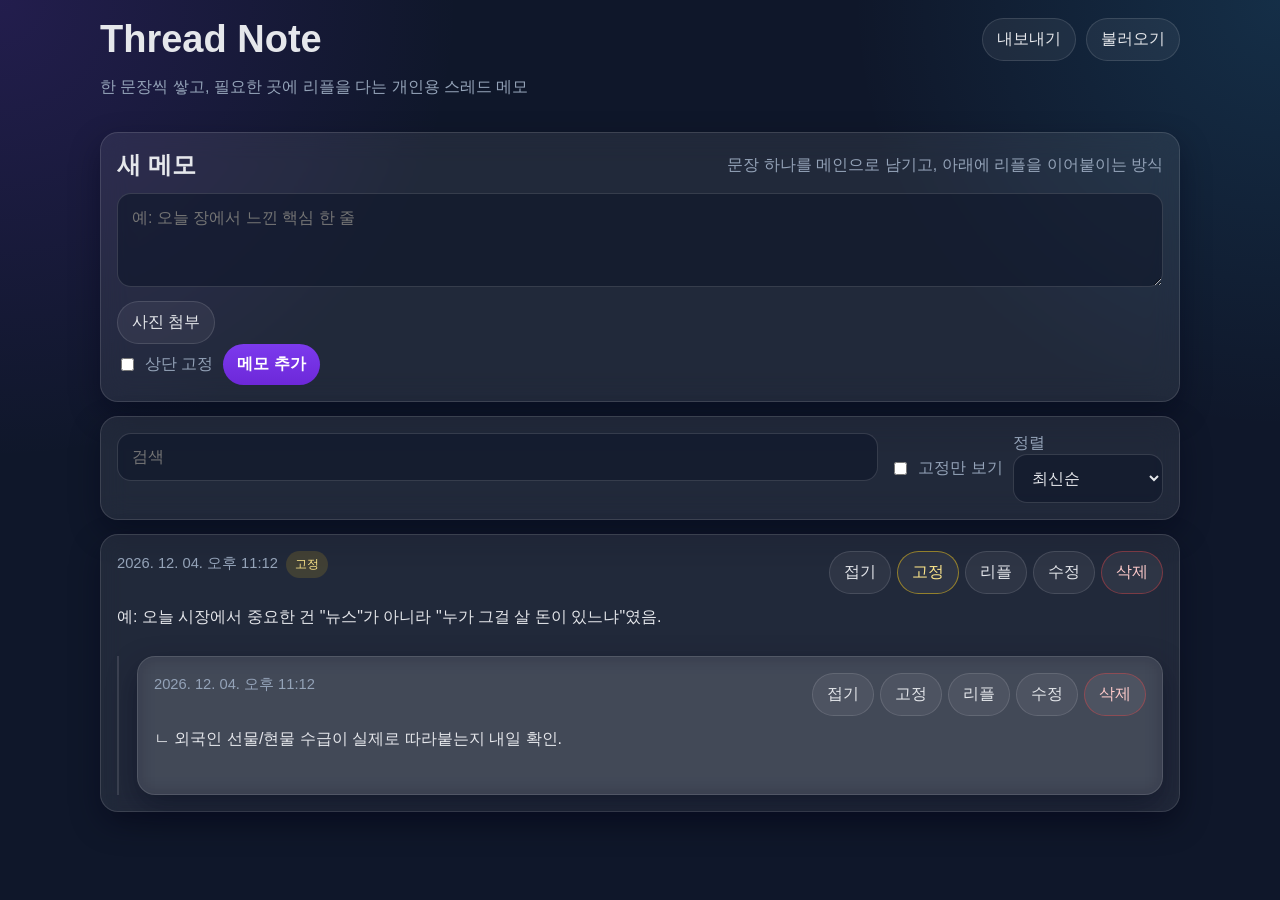
<file: index.html>
<!DOCTYPE html>
<html lang="ko">
<head>
  <meta charset="UTF-8" />
  <meta name="viewport" content="width=device-width, initial-scale=1.0, viewport-fit=cover" />
  <meta name="theme-color" content="#111827" />
  <title>Thread Note</title>
  <link rel="manifest" href="manifest.json" />
  <link rel="stylesheet" href="styles.css" />
</head>
<body>
  <div class="app-shell">
    <header class="topbar">
      <div>
        <h1>Thread Note</h1>
        <p class="subtitle">한 문장씩 쌓고, 필요한 곳에 리플을 다는 개인용 스레드 메모</p>
      </div>
      <div class="topbar-actions">
        <button id="exportBtn" class="ghost-btn">내보내기</button>
        <label class="ghost-btn file-label" for="importInput">불러오기</label>
        <input id="importInput" type="file" accept="application/json" hidden />
      </div>
    </header>

    <section class="panel composer-panel">
      <div class="panel-title-row">
        <h2>새 메모</h2>
        <span class="hint">문장 하나를 메인으로 남기고, 아래에 리플을 이어붙이는 방식</span>
      </div>
      <textarea id="rootText" placeholder="예: 오늘 장에서 느낀 핵심 한 줄"></textarea>
      <div class="composer-footer">
        <label class="attach-btn" for="rootImageInput">사진 첨부</label>
        <input id="rootImageInput" type="file" accept="image/*" multiple hidden />
        <div id="rootImagePreview" class="image-preview-row"></div>
      </div>
      <div class="composer-actions">
        <label class="toggle-row">
          <input id="pinRoot" type="checkbox" />
          <span>상단 고정</span>
        </label>
        <button id="addRootBtn" class="primary-btn">메모 추가</button>
      </div>
    </section>

    <section class="panel controls-panel">
      <div class="search-wrap">
        <input id="searchInput" type="search" placeholder="검색" />
      </div>
      <div class="filters">
        <label class="toggle-row">
          <input id="pinnedOnly" type="checkbox" />
          <span>고정만 보기</span>
        </label>
        <label>
          <span class="filter-label">정렬</span>
          <select id="sortSelect">
            <option value="newest">최신순</option>
            <option value="oldest">오래된순</option>
          </select>
        </label>
      </div>
    </section>

    <main>
      <section id="emptyState" class="panel empty-state hidden">
        <h3>아직 메모가 없어요</h3>
        <p>윗칸에 한 문장을 적고 메모를 만들면, 그 아래에 리플을 계속 달 수 있어요.</p>
      </section>
      <section id="threads" class="thread-list"></section>
    </main>
  </div>

  <template id="noteTemplate">
    <article class="note-card">
      <div class="note-header">
        <div class="note-meta"></div>
        <div class="note-actions">
          <button class="icon-btn collapse-btn" title="접기/펼치기">접기</button>
          <button class="icon-btn pin-btn" title="고정">고정</button>
          <button class="icon-btn reply-btn" title="리플 달기">리플</button>
          <button class="icon-btn edit-btn" title="수정">수정</button>
          <button class="icon-btn delete-btn danger" title="삭제">삭제</button>
        </div>
      </div>
      <div class="note-text"></div>
      <div class="note-images"></div>
      <div class="inline-editor hidden">
        <textarea class="edit-textarea"></textarea>
        <div class="inline-editor-actions">
          <button class="ghost-btn cancel-edit-btn">취소</button>
          <button class="primary-btn save-edit-btn">저장</button>
        </div>
      </div>
      <div class="reply-composer hidden">
        <textarea class="reply-textarea" placeholder="리플을 적어주세요"></textarea>
        <div class="composer-footer">
          <label class="attach-btn reply-image-label">사진 첨부</label>
          <input class="reply-image-input" type="file" accept="image/*" multiple hidden />
          <div class="image-preview-row reply-image-preview"></div>
        </div>
        <div class="inline-editor-actions">
          <button class="ghost-btn cancel-reply-btn">취소</button>
          <button class="primary-btn submit-reply-btn">등록</button>
        </div>
      </div>
      <div class="children"></div>
    </article>
  </template>

  <script src="script.js" type="module"></script>
</body>
</html>
</file>
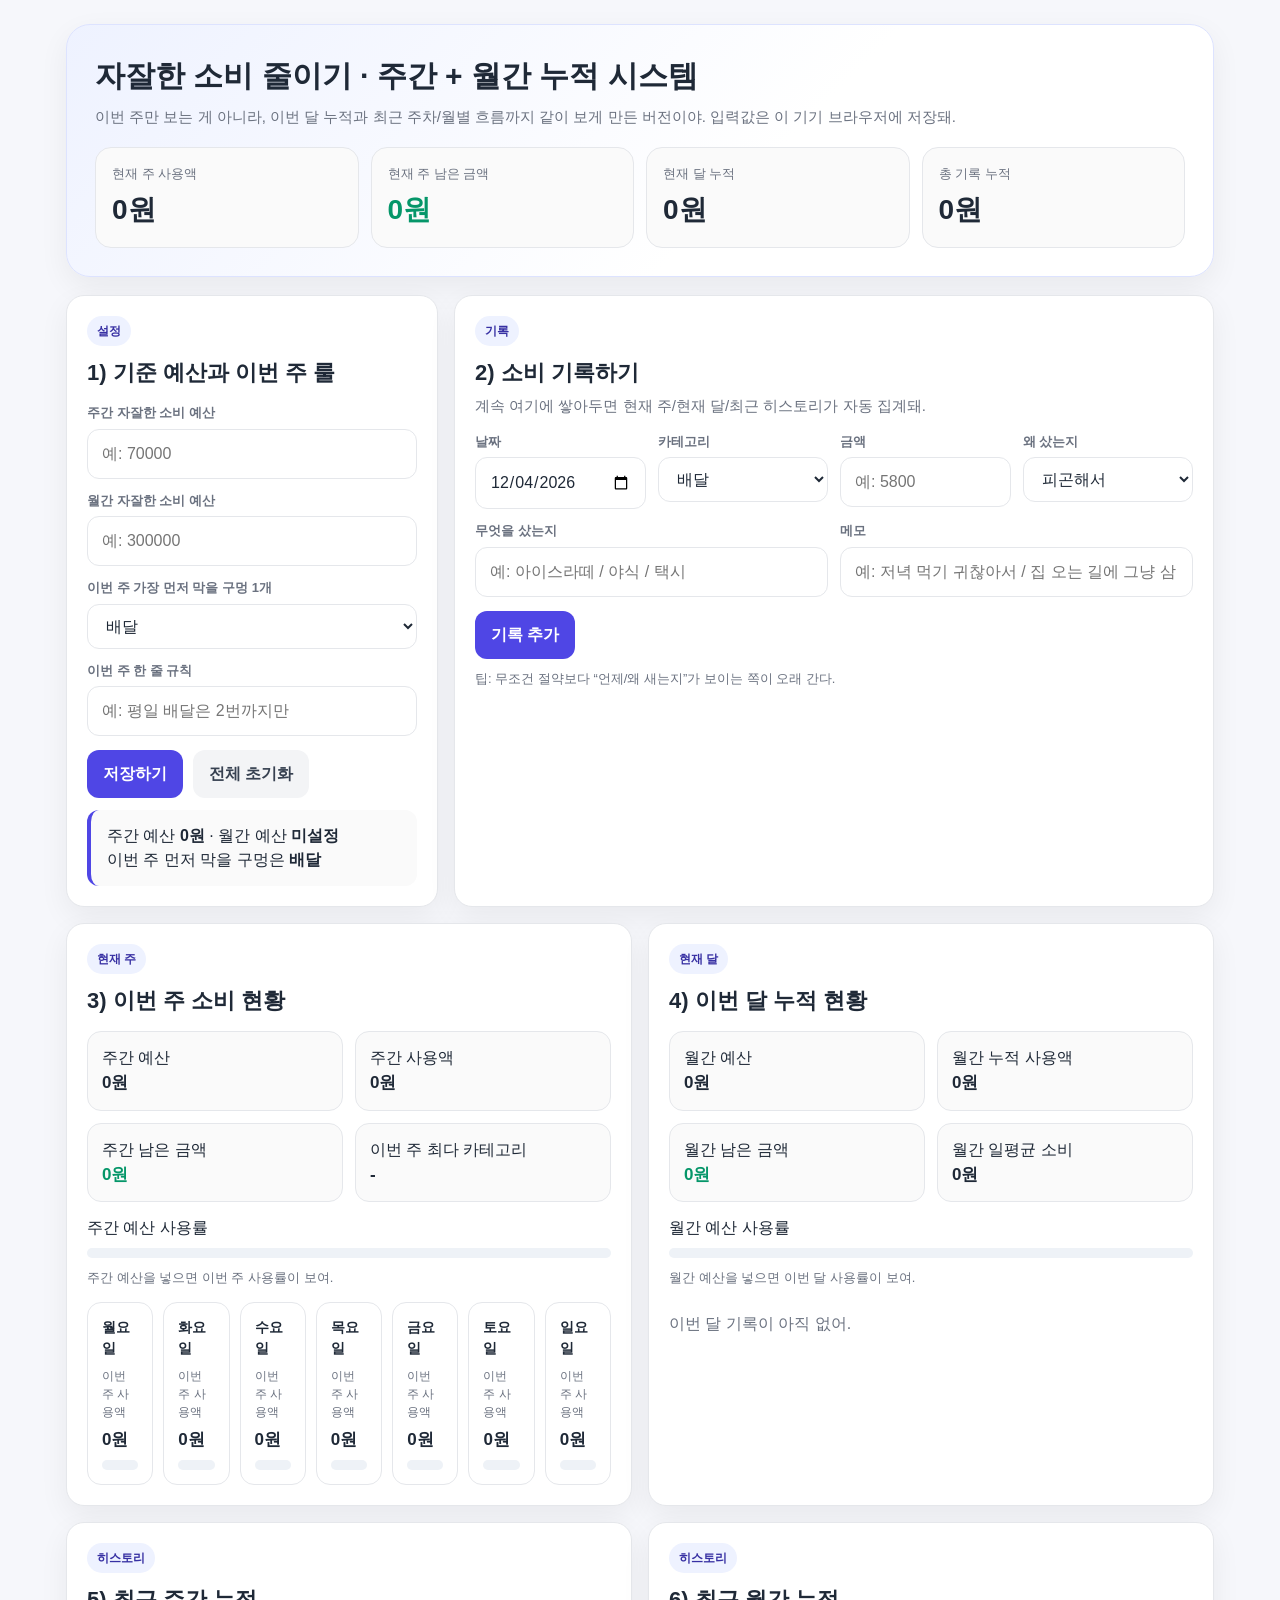
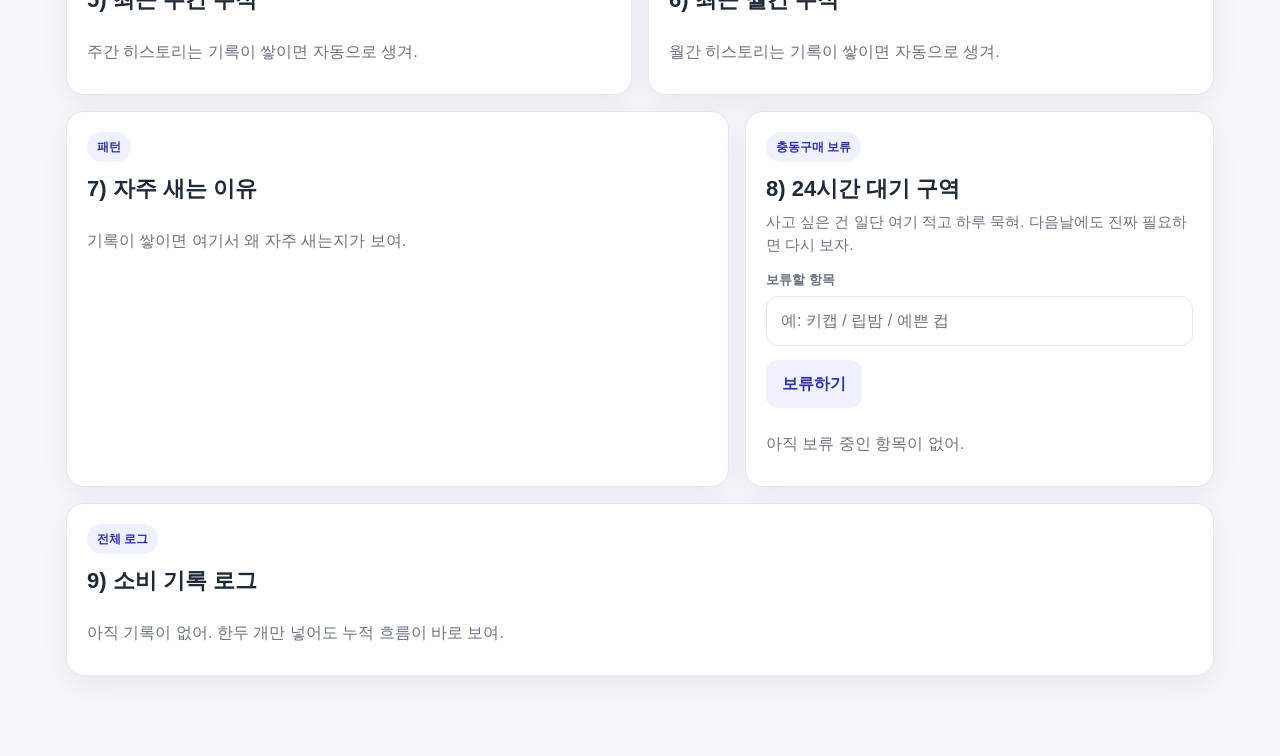
<file: sobi.html>
<!DOCTYPE html>
<html lang="ko">
<head>
  <meta charset="UTF-8" />
  <meta name="viewport" content="width=device-width, initial-scale=1.0" />
  <title>자잘한 소비 줄이기 - 주간/월간 누적 시스템</title>
  <style>
    :root {
      --bg: #f6f7fb;
      --card: #ffffff;
      --text: #1f2937;
      --muted: #6b7280;
      --line: #e5e7eb;
      --accent: #4f46e5;
      --accent-soft: #eef2ff;
      --good: #059669;
      --warn: #d97706;
      --bad: #dc2626;
      --shadow: 0 10px 30px rgba(0,0,0,0.06);
      --radius: 18px;
    }
    * { box-sizing: border-box; }
    body {
      margin: 0;
      font-family: -apple-system, BlinkMacSystemFont, "Apple SD Gothic Neo", "Pretendard", "Noto Sans KR", sans-serif;
      background: var(--bg);
      color: var(--text);
      line-height: 1.5;
    }
    .wrap { max-width: 1180px; margin: 0 auto; padding: 24px 16px 80px; }
    .hero {
      background: linear-gradient(135deg, #eef2ff, #ffffff 60%);
      border: 1px solid #dde3ff;
      border-radius: 24px;
      padding: 28px;
      box-shadow: var(--shadow);
      margin-bottom: 18px;
    }
    h1, h2, h3, h4, p { margin: 0; }
    h1 { font-size: 30px; margin-bottom: 8px; }
    h2 { font-size: 22px; }
    .sub { color: var(--muted); font-size: 15px; }
    .grid {
      display: grid;
      grid-template-columns: repeat(12, 1fr);
      gap: 16px;
      margin-top: 18px;
    }
    .card {
      grid-column: span 12;
      background: var(--card);
      border: 1px solid var(--line);
      border-radius: var(--radius);
      padding: 20px;
      box-shadow: var(--shadow);
    }
    .span-3 { grid-column: span 3; }
    .span-4 { grid-column: span 4; }
    .span-5 { grid-column: span 5; }
    .span-6 { grid-column: span 6; }
    .span-7 { grid-column: span 7; }
    .span-8 { grid-column: span 8; }
    .span-12 { grid-column: span 12; }
    .kpis {
      display: grid;
      grid-template-columns: repeat(4, 1fr);
      gap: 12px;
      margin-top: 18px;
    }
    .kpi {
      background: #fafafa;
      border: 1px solid var(--line);
      border-radius: 16px;
      padding: 16px;
    }
    .kpi .label { color: var(--muted); font-size: 13px; }
    .kpi .value { font-size: 28px; font-weight: 800; margin-top: 6px; }
    .good { color: var(--good); }
    .warn { color: var(--warn); }
    .bad { color: var(--bad); }
    .section-chip {
      display: inline-block;
      background: var(--accent-soft);
      color: #3730a3;
      font-size: 12px;
      font-weight: 700;
      padding: 6px 10px;
      border-radius: 999px;
      margin-bottom: 10px;
    }
    label {
      display: block;
      font-size: 13px;
      color: var(--muted);
      margin-bottom: 6px;
      font-weight: 600;
    }
    input, select, textarea, button { font: inherit; }
    input, select, textarea {
      width: 100%;
      padding: 12px 14px;
      border: 1px solid var(--line);
      border-radius: 12px;
      background: white;
      color: var(--text);
    }
    .row {
      display: grid;
      grid-template-columns: repeat(12, 1fr);
      gap: 12px;
      margin-top: 14px;
    }
    .col-3 { grid-column: span 3; }
    .col-4 { grid-column: span 4; }
    .col-6 { grid-column: span 6; }
    .col-12 { grid-column: span 12; }
    .btns {
      display: flex;
      gap: 10px;
      flex-wrap: wrap;
      margin-top: 14px;
    }
    button {
      border: 0;
      border-radius: 12px;
      padding: 12px 16px;
      cursor: pointer;
      font-weight: 700;
    }
    .primary { background: var(--accent); color: white; }
    .secondary { background: #eef2ff; color: #3730a3; }
    .ghost { background: #f3f4f6; color: #374151; }
    .list { display: flex; flex-direction: column; gap: 10px; margin-top: 14px; }
    .item {
      border: 1px solid var(--line);
      border-radius: 14px;
      padding: 14px;
      display: flex;
      justify-content: space-between;
      gap: 14px;
      background: #fff;
      align-items: flex-start;
    }
    .item strong { display: block; font-size: 15px; }
    .meta { color: var(--muted); font-size: 13px; margin-top: 4px; }
    .badge {
      display: inline-block;
      padding: 6px 10px;
      border-radius: 999px;
      font-size: 12px;
      font-weight: 700;
      background: #eef2ff;
      color: #3730a3;
      margin-right: 6px;
      margin-top: 6px;
    }
    .amount { font-weight: 800; font-size: 17px; white-space: nowrap; }
    .muted { color: var(--muted); }
    .rule {
      background: #fafafa;
      border-left: 4px solid var(--accent);
      padding: 14px 16px;
      border-radius: 12px;
      margin-top: 12px;
    }
    .days {
      display: grid;
      grid-template-columns: repeat(7, 1fr);
      gap: 10px;
      margin-top: 14px;
    }
    .day {
      border: 1px solid var(--line);
      background: #fff;
      border-radius: 14px;
      padding: 14px;
      min-height: 110px;
    }
    .day h4 { margin: 0 0 8px; font-size: 14px; }
    .day .small { color: var(--muted); font-size: 12px; }
    .progress {
      height: 10px;
      background: #eef2f7;
      border-radius: 999px;
      overflow: hidden;
      margin-top: 8px;
    }
    .progress > span {
      display: block;
      height: 100%;
      background: var(--accent);
      width: 0%;
    }
    .footer-note { color: var(--muted); font-size: 13px; margin-top: 10px; }
    .empty { color: var(--muted); padding: 10px 0; }
    .tiny-grid {
      display: grid;
      grid-template-columns: repeat(2, 1fr);
      gap: 12px;
      margin-top: 14px;
    }
    .mini-box {
      border: 1px solid var(--line);
      border-radius: 14px;
      padding: 14px;
      background: #fafafa;
    }
    @media (max-width: 980px) {
      .span-3, .span-4, .span-5, .span-6, .span-7, .span-8 { grid-column: span 12; }
      .kpis { grid-template-columns: repeat(2, 1fr); }
      .days { grid-template-columns: repeat(2, 1fr); }
      .col-3, .col-4, .col-6 { grid-column: span 12; }
    }
    @media (max-width: 520px) {
      h1 { font-size: 24px; }
      .kpis, .tiny-grid { grid-template-columns: 1fr; }
      .days { grid-template-columns: 1fr; }
      .item { flex-direction: column; }
    }
  </style>
</head>
<body>
  <div class="wrap">
    <section class="hero">
      <h1>자잘한 소비 줄이기 · 주간 + 월간 누적 시스템</h1>
      <p class="sub">이번 주만 보는 게 아니라, 이번 달 누적과 최근 주차/월별 흐름까지 같이 보게 만든 버전이야. 입력값은 이 기기 브라우저에 저장돼.</p>
      <div class="kpis">
        <div class="kpi">
          <div class="label">현재 주 사용액</div>
          <div class="value" id="weekSpentTop">0원</div>
        </div>
        <div class="kpi">
          <div class="label">현재 주 남은 금액</div>
          <div class="value good" id="weekLeftTop">0원</div>
        </div>
        <div class="kpi">
          <div class="label">현재 달 누적</div>
          <div class="value" id="monthSpentTop">0원</div>
        </div>
        <div class="kpi">
          <div class="label">총 기록 누적</div>
          <div class="value" id="allSpentTop">0원</div>
        </div>
      </div>
    </section>

    <section class="grid">
      <div class="card span-4">
        <div class="section-chip">설정</div>
        <h2>1) 기준 예산과 이번 주 룰</h2>
        <div class="row">
          <div class="col-12">
            <label for="weekBudget">주간 자잘한 소비 예산</label>
            <input id="weekBudget" type="number" min="0" step="1000" placeholder="예: 70000" />
          </div>
          <div class="col-12">
            <label for="monthBudget">월간 자잘한 소비 예산</label>
            <input id="monthBudget" type="number" min="0" step="1000" placeholder="예: 300000" />
          </div>
          <div class="col-12">
            <label for="mainLeak">이번 주 가장 먼저 막을 구멍 1개</label>
            <select id="mainLeak">
              <option value="배달">배달</option>
              <option value="카페">카페</option>
              <option value="편의점">편의점</option>
              <option value="택시">택시</option>
              <option value="온라인 쇼핑">온라인 쇼핑</option>
              <option value="소품/굿즈">소품/굿즈</option>
              <option value="기타">기타</option>
            </select>
          </div>
          <div class="col-12">
            <label for="ruleText">이번 주 한 줄 규칙</label>
            <input id="ruleText" type="text" placeholder="예: 평일 배달은 2번까지만" />
          </div>
        </div>
        <div class="btns">
          <button class="primary" id="saveRules">저장하기</button>
          <button class="ghost" id="resetAll">전체 초기화</button>
        </div>
        <div class="rule" id="rulePreview"></div>
      </div>

      <div class="card span-8">
        <div class="section-chip">기록</div>
        <h2>2) 소비 기록하기</h2>
        <p class="sub" style="margin-top:6px;">계속 여기에 쌓아두면 현재 주/현재 달/최근 히스토리가 자동 집계돼.</p>
        <div class="row">
          <div class="col-3">
            <label for="date">날짜</label>
            <input id="date" type="date" />
          </div>
          <div class="col-3">
            <label for="category">카테고리</label>
            <select id="category">
              <option value="배달">배달</option>
              <option value="카페">카페</option>
              <option value="편의점">편의점</option>
              <option value="택시">택시</option>
              <option value="온라인 쇼핑">온라인 쇼핑</option>
              <option value="소품/굿즈">소품/굿즈</option>
              <option value="앱/구독">앱/구독</option>
              <option value="기타">기타</option>
            </select>
          </div>
          <div class="col-3">
            <label for="amount">금액</label>
            <input id="amount" type="number" min="0" step="100" placeholder="예: 5800" />
          </div>
          <div class="col-3">
            <label for="reason">왜 샀는지</label>
            <select id="reason">
              <option value="피곤해서">피곤해서</option>
              <option value="귀찮아서">귀찮아서</option>
              <option value="기분전환">기분전환</option>
              <option value="습관">습관</option>
              <option value="급해서">급해서</option>
              <option value="세일이라서">세일이라서</option>
              <option value="필요해서">필요해서</option>
              <option value="기타">기타</option>
            </select>
          </div>
          <div class="col-6">
            <label for="item">무엇을 샀는지</label>
            <input id="item" type="text" placeholder="예: 아이스라떼 / 야식 / 택시" />
          </div>
          <div class="col-6">
            <label for="memo">메모</label>
            <input id="memo" type="text" placeholder="예: 저녁 먹기 귀찮아서 / 집 오는 길에 그냥 삼" />
          </div>
        </div>
        <div class="btns">
          <button class="primary" id="addEntry">기록 추가</button>
        </div>
        <div class="footer-note">팁: 무조건 절약보다 “언제/왜 새는지”가 보이는 쪽이 오래 간다.</div>
      </div>

      <div class="card span-6">
        <div class="section-chip">현재 주</div>
        <h2>3) 이번 주 소비 현황</h2>
        <div class="tiny-grid">
          <div class="mini-box"><div class="label">주간 예산</div><div class="amount" id="weekBudgetView">0원</div></div>
          <div class="mini-box"><div class="label">주간 사용액</div><div class="amount" id="weekSpentView">0원</div></div>
          <div class="mini-box"><div class="label">주간 남은 금액</div><div class="amount good" id="weekLeftView">0원</div></div>
          <div class="mini-box"><div class="label">이번 주 최다 카테고리</div><div class="amount" id="weekTopCategory">-</div></div>
        </div>
        <div class="row">
          <div class="col-12">
            <div class="label">주간 예산 사용률</div>
            <div class="progress"><span id="weekBudgetBar"></span></div>
            <div class="footer-note" id="weekUsageText">아직 기록이 없어.</div>
          </div>
        </div>
        <div class="days" id="daysGrid"></div>
      </div>

      <div class="card span-6">
        <div class="section-chip">현재 달</div>
        <h2>4) 이번 달 누적 현황</h2>
        <div class="tiny-grid">
          <div class="mini-box"><div class="label">월간 예산</div><div class="amount" id="monthBudgetView">0원</div></div>
          <div class="mini-box"><div class="label">월간 누적 사용액</div><div class="amount" id="monthSpentView">0원</div></div>
          <div class="mini-box"><div class="label">월간 남은 금액</div><div class="amount good" id="monthLeftView">0원</div></div>
          <div class="mini-box"><div class="label">월간 일평균 소비</div><div class="amount" id="monthDailyAvg">0원</div></div>
        </div>
        <div class="row">
          <div class="col-12">
            <div class="label">월간 예산 사용률</div>
            <div class="progress"><span id="monthBudgetBar"></span></div>
            <div class="footer-note" id="monthUsageText">월간 예산을 넣으면 더 보기 쉬워져.</div>
          </div>
        </div>
        <div class="list" id="monthPatternList"></div>
      </div>

      <div class="card span-6">
        <div class="section-chip">히스토리</div>
        <h2>5) 최근 주간 누적</h2>
        <div class="list" id="weekHistoryList"></div>
      </div>

      <div class="card span-6">
        <div class="section-chip">히스토리</div>
        <h2>6) 최근 월간 누적</h2>
        <div class="list" id="monthHistoryList"></div>
      </div>

      <div class="card span-7">
        <div class="section-chip">패턴</div>
        <h2>7) 자주 새는 이유</h2>
        <div class="list" id="patternList"></div>
      </div>

      <div class="card span-5">
        <div class="section-chip">충동구매 보류</div>
        <h2>8) 24시간 대기 구역</h2>
        <p class="sub" style="margin-top:6px;">사고 싶은 건 일단 여기 적고 하루 묵혀. 다음날에도 진짜 필요하면 다시 보자.</p>
        <div class="row">
          <div class="col-12">
            <label for="wishText">보류할 항목</label>
            <input id="wishText" type="text" placeholder="예: 키캡 / 립밤 / 예쁜 컵" />
          </div>
        </div>
        <div class="btns">
          <button class="secondary" id="addWish">보류하기</button>
        </div>
        <div class="list" id="wishList"></div>
      </div>

      <div class="card span-12">
        <div class="section-chip">전체 로그</div>
        <h2>9) 소비 기록 로그</h2>
        <div class="list" id="entryList"></div>
      </div>
    </section>
  </div>

  <script>
    const NEW_KEY = 'tiny-spend-weekly-monthly-system-v2';
    const OLD_KEY = 'tiny-spend-weekly-system-v1';
    const oldState = JSON.parse(localStorage.getItem(OLD_KEY) || '{}');
    const saved = JSON.parse(localStorage.getItem(NEW_KEY) || '{}');

    const state = {
      entries: saved.entries || oldState.entries || [],
      wishes: saved.wishes || oldState.wishes || [],
      weekBudget: Number(saved.weekBudget ?? oldState.budget ?? 0),
      monthBudget: Number(saved.monthBudget ?? 0),
      mainLeak: saved.mainLeak || oldState.mainLeak || '배달',
      ruleText: saved.ruleText || oldState.ruleText || ''
    };

    const el = (id) => document.getElementById(id);
    const fmt = (n) => Number(n || 0).toLocaleString('ko-KR') + '원';
    const today = new Date();
    const todayStr = today.toISOString().slice(0, 10);

    function save() {
      localStorage.setItem(NEW_KEY, JSON.stringify(state));
    }

    function escapeHtml(str) {
      return String(str || '')
        .replaceAll('&', '&amp;')
        .replaceAll('<', '&lt;')
        .replaceAll('>', '&gt;')
        .replaceAll('"', '&quot;')
        .replaceAll("'", '&#39;');
    }

    function parseDateLocal(str) {
      if (!str) return null;
      const [y, m, d] = str.split('-').map(Number);
      return new Date(y, m - 1, d);
    }

    function getWeekStart(date) {
      const d = new Date(date);
      const day = d.getDay();
      const diff = day === 0 ? -6 : 1 - day;
      d.setDate(d.getDate() + diff);
      d.setHours(0,0,0,0);
      return d;
    }

    function addDays(date, days) {
      const d = new Date(date);
      d.setDate(d.getDate() + days);
      return d;
    }

    function formatDate(date) {
      const y = date.getFullYear();
      const m = String(date.getMonth() + 1).padStart(2, '0');
      const d = String(date.getDate()).padStart(2, '0');
      return `${y}-${m}-${d}`;
    }

    function monthKey(date) {
      const y = date.getFullYear();
      const m = String(date.getMonth() + 1).padStart(2, '0');
      return `${y}-${m}`;
    }

    function entriesSorted() {
      return state.entries.slice().sort((a, b) => new Date(b.date) - new Date(a.date));
    }

    function currentWeekEntries() {
      const start = getWeekStart(today);
      const end = addDays(start, 7);
      return state.entries.filter(e => {
        const d = parseDateLocal(e.date);
        return d && d >= start && d < end;
      });
    }

    function currentMonthEntries() {
      const y = today.getFullYear();
      const m = today.getMonth();
      return state.entries.filter(e => {
        const d = parseDateLocal(e.date);
        return d && d.getFullYear() === y && d.getMonth() === m;
      });
    }

    function sum(entries) {
      return entries.reduce((acc, e) => acc + Number(e.amount || 0), 0);
    }

    function categoryTotals(entries) {
      const map = {};
      entries.forEach(e => map[e.category] = (map[e.category] || 0) + Number(e.amount || 0));
      return map;
    }

    function reasonTotals(entries) {
      const map = {};
      entries.forEach(e => map[e.reason] = (map[e.reason] || 0) + Number(e.amount || 0));
      return map;
    }

    function topKey(mapObj) {
      const found = Object.entries(mapObj).sort((a, b) => b[1] - a[1])[0];
      return found ? found[0] : '-';
    }

    function renderRule() {
      el('weekBudget').value = state.weekBudget || '';
      el('monthBudget').value = state.monthBudget || '';
      el('mainLeak').value = state.mainLeak;
      el('ruleText').value = state.ruleText;
      const monthText = state.monthBudget ? fmt(state.monthBudget) : '미설정';
      el('rulePreview').innerHTML = `주간 예산 <strong>${fmt(state.weekBudget)}</strong> · 월간 예산 <strong>${monthText}</strong><br>이번 주 먼저 막을 구멍은 <strong>${escapeHtml(state.mainLeak)}</strong>${state.ruleText ? `<br>이번 주 규칙: <strong>${escapeHtml(state.ruleText)}</strong>` : ''}`;
    }

    function renderTopSummary() {
      const weekEntries = currentWeekEntries();
      const monthEntries = currentMonthEntries();
      const weekSpent = sum(weekEntries);
      const monthSpent = sum(monthEntries);
      const allSpent = sum(state.entries);
      const weekLeft = Number(state.weekBudget || 0) - weekSpent;

      el('weekSpentTop').textContent = fmt(weekSpent);
      el('weekLeftTop').textContent = fmt(weekLeft);
      el('weekLeftTop').className = 'value ' + (weekLeft < 0 ? 'bad' : weekLeft < state.weekBudget * 0.2 ? 'warn' : 'good');
      el('monthSpentTop').textContent = fmt(monthSpent);
      el('allSpentTop').textContent = fmt(allSpent);
    }

    function renderWeekPanel() {
      const entries = currentWeekEntries();
      const spent = sum(entries);
      const left = Number(state.weekBudget || 0) - spent;
      const totals = categoryTotals(entries);
      const ratio = state.weekBudget > 0 ? Math.min(100, Math.round((spent / state.weekBudget) * 100)) : 0;

      el('weekBudgetView').textContent = fmt(state.weekBudget);
      el('weekSpentView').textContent = fmt(spent);
      el('weekLeftView').textContent = fmt(left);
      el('weekLeftView').className = 'amount ' + (left < 0 ? 'bad' : left < state.weekBudget * 0.2 ? 'warn' : 'good');
      el('weekTopCategory').textContent = topKey(totals);
      el('weekBudgetBar').style.width = ratio + '%';
      el('weekUsageText').textContent = state.weekBudget > 0
        ? `이번 주 예산의 ${ratio}% 사용 중. ${left >= 0 ? `남은 금액은 ${fmt(left)}.` : `${fmt(Math.abs(left))} 초과.`}`
        : '주간 예산을 넣으면 이번 주 사용률이 보여.';
    }

    function renderMonthPanel() {
      const entries = currentMonthEntries();
      const spent = sum(entries);
      const left = Number(state.monthBudget || 0) - spent;
      const ratio = state.monthBudget > 0 ? Math.min(100, Math.round((spent / state.monthBudget) * 100)) : 0;
      const byCat = Object.entries(categoryTotals(entries)).sort((a, b) => b[1] - a[1]).slice(0, 3);
      const daysElapsed = today.getDate();
      const dailyAvg = daysElapsed > 0 ? Math.round(spent / daysElapsed) : 0;

      el('monthBudgetView').textContent = fmt(state.monthBudget);
      el('monthSpentView').textContent = fmt(spent);
      el('monthLeftView').textContent = fmt(left);
      el('monthLeftView').className = 'amount ' + (left < 0 ? 'bad' : left < state.monthBudget * 0.2 ? 'warn' : 'good');
      el('monthDailyAvg').textContent = fmt(dailyAvg);
      el('monthBudgetBar').style.width = ratio + '%';
      el('monthUsageText').textContent = state.monthBudget > 0
        ? `이번 달 예산의 ${ratio}% 사용 중. ${left >= 0 ? `남은 금액은 ${fmt(left)}.` : `${fmt(Math.abs(left))} 초과.`}`
        : '월간 예산을 넣으면 이번 달 사용률이 보여.';

      const list = el('monthPatternList');
      if (!entries.length) {
        list.innerHTML = '<div class="empty">이번 달 기록이 아직 없어.</div>';
        return;
      }
      let html = '';
      if (byCat.length) {
        html += `<div class="rule">이번 달 가장 크게 샌 소비군: <strong>${byCat.map(([c, t]) => `${escapeHtml(c)} (${fmt(t)})`).join(', ')}</strong></div>`;
      }
      list.innerHTML = html;
    }

    function renderPatterns() {
      const list = el('patternList');
      if (!state.entries.length) {
        list.innerHTML = '<div class="empty">기록이 쌓이면 여기서 왜 자주 새는지가 보여.</div>';
        return;
      }
      const reasons = Object.entries(reasonTotals(state.entries)).sort((a, b) => b[1] - a[1]).slice(0, 4);
      const cats = Object.entries(categoryTotals(state.entries)).sort((a, b) => b[1] - a[1]).slice(0, 4);
      let html = '';
      reasons.forEach(([reason, total], i) => {
        html += `<div class="item"><div><strong>${i + 1}. ${escapeHtml(reason)}</strong><div class="meta">이 이유로 나간 돈이 큼</div></div><div class="amount">${fmt(total)}</div></div>`;
      });
      if (cats.length) {
        html += `<div class="rule">전체 누적 기준 많이 새는 소비군: <strong>${cats.map(([c, t]) => `${escapeHtml(c)} (${fmt(t)})`).join(', ')}</strong></div>`;
      }
      list.innerHTML = html;
    }

    function renderDays() {
      const names = ['월', '화', '수', '목', '금', '토', '일'];
      const grid = el('daysGrid');
      const totals = { '월': 0, '화': 0, '수': 0, '목': 0, '금': 0, '토': 0, '일': 0 };
      const map = { 1: '월', 2: '화', 3: '수', 4: '목', 5: '금', 6: '토', 0: '일' };
      currentWeekEntries().forEach(e => {
        const d = parseDateLocal(e.date);
        if (d) totals[map[d.getDay()]] += Number(e.amount || 0);
      });
      const max = Math.max(1, ...Object.values(totals));
      grid.innerHTML = names.map(name => {
        const ratio = Math.round((totals[name] / max) * 100);
        return `
          <div class="day">
            <h4>${name}요일</h4>
            <div class="small">이번 주 사용액</div>
            <div class="amount" style="margin-top:6px;">${fmt(totals[name])}</div>
            <div class="progress"><span style="width:${ratio}%"></span></div>
          </div>
        `;
      }).join('');
    }

    function renderEntryList() {
      const list = el('entryList');
      const entries = entriesSorted();
      if (!entries.length) {
        list.innerHTML = '<div class="empty">아직 기록이 없어. 한두 개만 넣어도 누적 흐름이 바로 보여.</div>';
        return;
      }
      list.innerHTML = entries.map(e => `
        <div class="item">
          <div>
            <strong>${escapeHtml(e.item || '이름 없음')}</strong>
            <div class="meta">${escapeHtml(e.date)} · ${escapeHtml(e.category)} · ${escapeHtml(e.memo || '')}</div>
            <span class="badge">${escapeHtml(e.reason)}</span>
          </div>
          <div style="text-align:right;">
            <div class="amount">${fmt(e.amount)}</div>
            <button class="ghost" onclick="removeEntry('${e.id}')" style="margin-top:10px;padding:8px 10px;">삭제</button>
          </div>
        </div>
      `).join('');
    }

    function renderWishes() {
      const list = el('wishList');
      if (!state.wishes.length) {
        list.innerHTML = '<div class="empty">아직 보류 중인 항목이 없어.</div>';
        return;
      }
      list.innerHTML = state.wishes.slice().reverse().map(w => `
        <div class="item">
          <div>
            <strong>${escapeHtml(w.text)}</strong>
            <div class="meta">보류 시작: ${escapeHtml(w.date)}</div>
          </div>
          <button class="ghost" onclick="removeWish('${w.id}')" style="padding:8px 10px;">삭제</button>
        </div>
      `).join('');
    }

    function renderWeekHistory() {
      const map = {};
      state.entries.forEach(e => {
        const d = parseDateLocal(e.date);
        if (!d) return;
        const start = formatDate(getWeekStart(d));
        map[start] = (map[start] || 0) + Number(e.amount || 0);
      });
      const rows = Object.entries(map).sort((a, b) => b[0].localeCompare(a[0])).slice(0, 8);
      const list = el('weekHistoryList');
      if (!rows.length) {
        list.innerHTML = '<div class="empty">주간 히스토리는 기록이 쌓이면 자동으로 생겨.</div>';
        return;
      }
      list.innerHTML = rows.map(([start, total]) => {
        const end = formatDate(addDays(parseDateLocal(start), 6));
        return `<div class="item"><div><strong>${start} ~ ${end}</strong><div class="meta">해당 주 누적</div></div><div class="amount">${fmt(total)}</div></div>`;
      }).join('');
    }

    function renderMonthHistory() {
      const map = {};
      state.entries.forEach(e => {
        const d = parseDateLocal(e.date);
        if (!d) return;
        const key = monthKey(d);
        map[key] = (map[key] || 0) + Number(e.amount || 0);
      });
      const rows = Object.entries(map).sort((a, b) => b[0].localeCompare(a[0])).slice(0, 6);
      const list = el('monthHistoryList');
      if (!rows.length) {
        list.innerHTML = '<div class="empty">월간 히스토리는 기록이 쌓이면 자동으로 생겨.</div>';
        return;
      }
      list.innerHTML = rows.map(([month, total]) => {
        return `<div class="item"><div><strong>${month}</strong><div class="meta">해당 달 누적</div></div><div class="amount">${fmt(total)}</div></div>`;
      }).join('');
    }

    window.removeEntry = function(id) {
      state.entries = state.entries.filter(e => e.id !== id);
      save();
      renderAll();
    };

    window.removeWish = function(id) {
      state.wishes = state.wishes.filter(w => w.id !== id);
      save();
      renderAll();
    };

    function renderAll() {
      renderRule();
      renderTopSummary();
      renderWeekPanel();
      renderMonthPanel();
      renderPatterns();
      renderDays();
      renderWeekHistory();
      renderMonthHistory();
      renderEntryList();
      renderWishes();
    }

    el('date').value = todayStr;

    el('saveRules').addEventListener('click', () => {
      state.weekBudget = Number(el('weekBudget').value || 0);
      state.monthBudget = Number(el('monthBudget').value || 0);
      state.mainLeak = el('mainLeak').value;
      state.ruleText = el('ruleText').value.trim();
      save();
      renderAll();
    });

    el('addEntry').addEventListener('click', () => {
      const date = el('date').value;
      const category = el('category').value;
      const amount = Number(el('amount').value || 0);
      const item = el('item').value.trim();
      const reason = el('reason').value;
      const memo = el('memo').value.trim();
      if (!date || !item || !amount) {
        alert('날짜, 항목, 금액은 넣어줘!');
        return;
      }
      state.entries.push({
        id: crypto.randomUUID(),
        date,
        category,
        amount,
        item,
        reason,
        memo
      });
      save();
      el('amount').value = '';
      el('item').value = '';
      el('memo').value = '';
      renderAll();
    });

    el('addWish').addEventListener('click', () => {
      const text = el('wishText').value.trim();
      if (!text) return;
      state.wishes.push({ id: crypto.randomUUID(), text, date: todayStr });
      save();
      el('wishText').value = '';
      renderAll();
    });

    el('resetAll').addEventListener('click', () => {
      if (!confirm('입력한 예산/기록/보류목록을 전부 지울까?')) return;
      localStorage.removeItem(NEW_KEY);
      localStorage.removeItem(OLD_KEY);
      location.reload();
    });

    save();
    renderAll();
  </script>
</body>
</html>
</file>
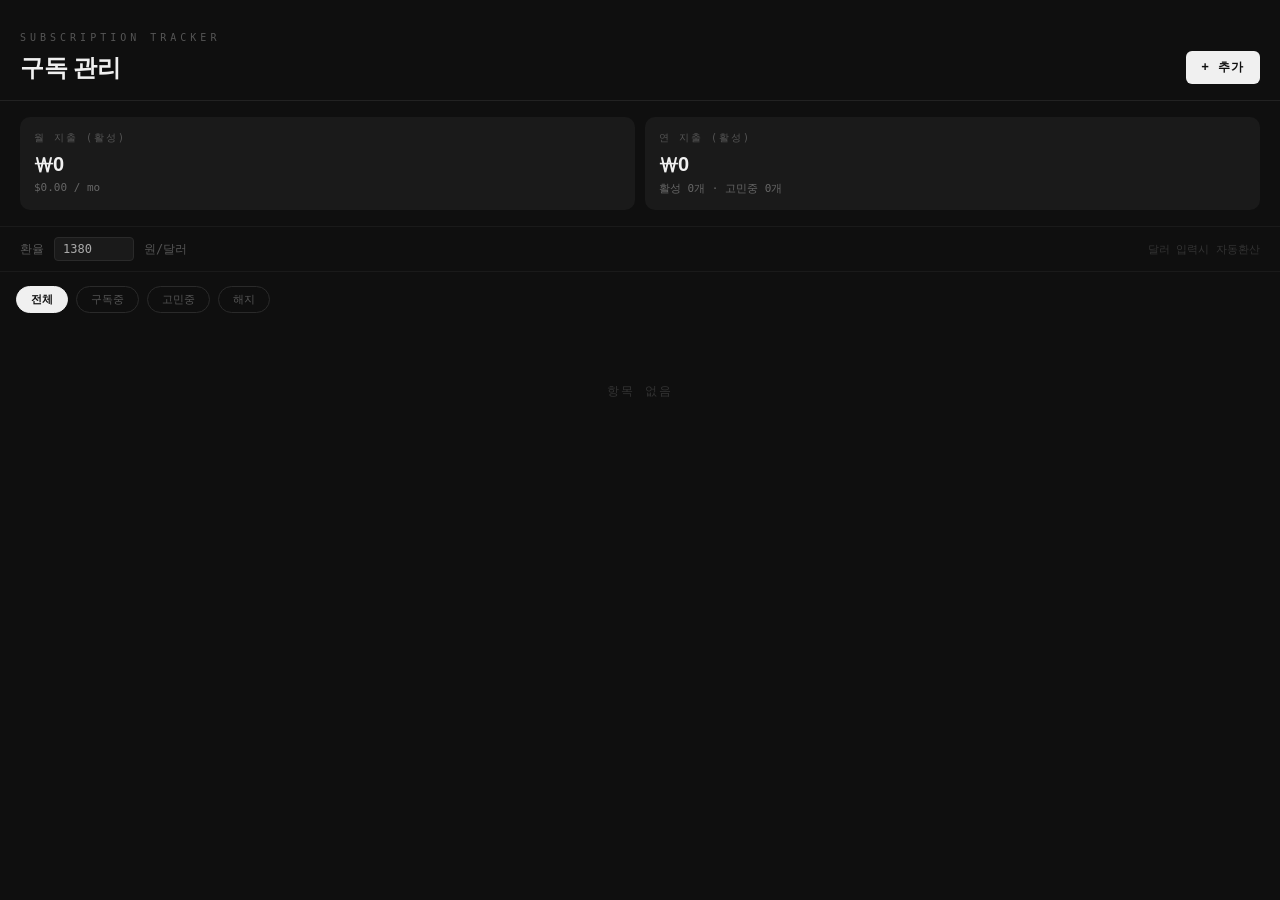
<file: sub.html>
<!DOCTYPE html>
<html lang="ko">
<head>
<meta charset="UTF-8">
<meta name="viewport" content="width=device-width, initial-scale=1.0, maximum-scale=1.0">
<meta name="apple-mobile-web-app-capable" content="yes">
<title>구독 관리</title>
<style>
  * { box-sizing: border-box; margin: 0; padding: 0; -webkit-tap-highlight-color: transparent; }

  body {
    background: #0f0f0f;
    color: #f0f0f0;
    font-family: 'Helvetica Neue', Arial, sans-serif;
    min-height: 100vh;
    padding-bottom: 100px;
  }

  .header {
    background: #0f0f0f;
    padding: 32px 20px 16px;
    position: sticky;
    top: 0;
    z-index: 10;
    border-bottom: 1px solid #222;
  }

  .header-label {
    font-size: 10px;
    letter-spacing: 4px;
    color: #555;
    margin-bottom: 8px;
    font-family: monospace;
  }

  .header-row {
    display: flex;
    align-items: center;
    justify-content: space-between;
  }

  .header-title { font-size: 24px; font-weight: 700; letter-spacing: -0.5px; }

  .add-btn {
    background: #f0f0f0;
    color: #0f0f0f;
    border: none;
    border-radius: 6px;
    padding: 8px 16px;
    font-size: 12px;
    cursor: pointer;
    font-family: monospace;
    letter-spacing: 1px;
    font-weight: 700;
  }
  .add-btn.active { background: #333; color: #f0f0f0; }

  .summary {
    display: grid;
    grid-template-columns: 1fr 1fr;
    gap: 10px;
    padding: 16px 20px;
    border-bottom: 1px solid #1a1a1a;
  }

  .summary-box {
    background: #1a1a1a;
    border-radius: 10px;
    padding: 14px;
  }

  .summary-label { font-size: 10px; color: #555; letter-spacing: 2px; font-family: monospace; margin-bottom: 6px; }
  .summary-val { font-size: 20px; font-weight: 700; color: #f0f0f0; }
  .summary-sub { font-size: 11px; color: #666; margin-top: 3px; font-family: monospace; }

  .rate-row {
    padding: 10px 20px;
    border-bottom: 1px solid #1a1a1a;
    display: flex;
    align-items: center;
    gap: 10px;
    font-family: monospace;
    font-size: 12px;
    color: #555;
  }

  .rate-row input {
    background: #1a1a1a;
    border: 1px solid #2a2a2a;
    color: #aaa;
    padding: 4px 8px;
    border-radius: 4px;
    font-family: monospace;
    font-size: 12px;
    width: 80px;
    outline: none;
  }

  .container { padding: 0 16px; }

  .form-box {
    background: #1a1a1a;
    border: 1px solid #2a2a2a;
    border-radius: 12px;
    padding: 20px;
    margin: 16px 0;
    display: none;
  }
  .form-box.open { display: block; }

  .form-row { display: grid; grid-template-columns: 1fr 1fr; gap: 10px; margin-bottom: 10px; }

  .form-field { display: flex; flex-direction: column; gap: 4px; margin-bottom: 10px; }
  .form-label { font-size: 10px; color: #555; letter-spacing: 2px; font-family: monospace; }

  .form-field input,
  .form-field select {
    background: #0f0f0f;
    border: 1px solid #2a2a2a;
    color: #f0f0f0;
    padding: 9px 12px;
    border-radius: 6px;
    font-size: 14px;
    outline: none;
    font-family: inherit;
    width: 100%;
    -webkit-appearance: none;
  }

  .form-field select option { background: #1a1a1a; }

  .submit-btn {
    background: #f0f0f0;
    color: #0f0f0f;
    border: none;
    border-radius: 6px;
    padding: 11px;
    font-size: 13px;
    cursor: pointer;
    font-family: monospace;
    letter-spacing: 1px;
    font-weight: 700;
    width: 100%;
    margin-top: 4px;
  }

  .filters {
    display: flex;
    gap: 8px;
    padding: 14px 0 10px;
    overflow-x: auto;
    -ms-overflow-style: none;
    scrollbar-width: none;
  }
  .filters::-webkit-scrollbar { display: none; }

  .filter-btn {
    background: transparent;
    color: #555;
    border: 1px solid #2a2a2a;
    border-radius: 20px;
    padding: 5px 14px;
    font-size: 11px;
    cursor: pointer;
    font-family: monospace;
    white-space: nowrap;
  }
  .filter-btn.active { background: #f0f0f0; color: #0f0f0f; border-color: #f0f0f0; font-weight: 700; }

  .items { display: flex; flex-direction: column; gap: 8px; }

  .item {
    background: #1a1a1a;
    border: 1px solid #222;
    border-radius: 12px;
    padding: 14px 14px 12px;
    transition: opacity 0.2s;
    position: relative;
  }

  .item.cancelled { opacity: 0.4; }
  .item.considering { border-color: #facc15; border-style: dashed; }

  .status-dot {
    width: 7px; height: 7px;
    border-radius: 50%;
    display: inline-block;
    margin-right: 6px;
    flex-shrink: 0;
  }

  .item-top { display: flex; align-items: flex-start; justify-content: space-between; margin-bottom: 8px; }
  .item-left { display: flex; align-items: center; flex: 1; }
  .item-name { font-size: 15px; font-weight: 600; }
  .item-status-label { font-size: 10px; font-family: monospace; letter-spacing: 1px; }

  .item-prices { display: flex; gap: 10px; align-items: baseline; margin-bottom: 6px; flex-wrap: wrap; }
  .price-main { font-size: 18px; font-weight: 700; font-family: monospace; }
  .price-sub { font-size: 12px; color: #555; font-family: monospace; }
  .price-cycle { font-size: 11px; color: #555; font-family: monospace; }

  .item-meta { display: flex; gap: 10px; align-items: center; flex-wrap: wrap; }
  .meta-tag {
    font-size: 10px;
    font-family: monospace;
    padding: 2px 8px;
    border-radius: 10px;
    background: #222;
    color: #666;
    letter-spacing: 1px;
  }
  .item-note { font-size: 12px; color: #555; margin-top: 6px; font-style: italic; line-height: 1.4; }

  .item-actions { display: flex; gap: 5px; flex-shrink: 0; margin-left: 8px; }

  .action-btn {
    background: #222;
    border: none;
    border-radius: 6px;
    width: 30px; height: 30px;
    cursor: pointer;
    font-size: 13px;
    display: flex;
    align-items: center;
    justify-content: center;
    color: #777;
  }

  .empty {
    text-align: center;
    color: #333;
    padding: 60px 0;
    font-family: monospace;
    font-size: 12px;
    letter-spacing: 2px;
  }

  .section-title {
    font-size: 10px;
    letter-spacing: 3px;
    color: #444;
    font-family: monospace;
    margin: 16px 0 8px;
    padding-left: 2px;
  }

  select.status-select {
    background: #0f0f0f;
    border: 1px solid #2a2a2a;
    color: #f0f0f0;
    padding: 4px 8px;
    border-radius: 4px;
    font-size: 11px;
    font-family: monospace;
    outline: none;
    cursor: pointer;
    -webkit-appearance: none;
    width: 100%;
  }
</style>
</head>
<body>

<div class="header">
  <div class="header-label">SUBSCRIPTION TRACKER</div>
  <div class="header-row">
    <div class="header-title">구독 관리</div>
    <button class="add-btn" id="toggle-btn" onclick="toggleForm()">+ 추가</button>
  </div>
</div>

<!-- Summary -->
<div class="summary" id="summary">
  <div class="summary-box">
    <div class="summary-label">월 지출 (활성)</div>
    <div class="summary-val" id="total-krw">₩0</div>
    <div class="summary-sub" id="total-usd">$0.00 / mo</div>
  </div>
  <div class="summary-box">
    <div class="summary-label">연 지출 (활성)</div>
    <div class="summary-val" id="total-yearly-krw">₩0</div>
    <div class="summary-sub" id="sub-counts">활성 0개 · 고민중 0개</div>
  </div>
</div>

<!-- Exchange Rate -->
<div class="rate-row">
  <span>환율</span>
  <input type="number" id="rate-input" value="1380" onchange="render()" />
  <span>원/달러</span>
  <span style="color:#333;font-size:11px;margin-left:auto">달러 입력시 자동환산</span>
</div>

<div class="container">

  <!-- Form -->
  <div class="form-box" id="form-box">
    <div class="form-field">
      <div class="form-label">서비스명</div>
      <input type="text" id="inp-name" placeholder="Netflix, ChatGPT..." />
    </div>
    <div class="form-row">
      <div class="form-field">
        <div class="form-label">금액 (USD)</div>
        <input type="number" id="inp-usd" placeholder="0.00" step="0.01" />
      </div>
      <div class="form-field">
        <div class="form-label">금액 (KRW)</div>
        <input type="number" id="inp-krw" placeholder="0" />
      </div>
    </div>
    <div class="form-row">
      <div class="form-field">
        <div class="form-label">결제 주기</div>
        <select id="inp-cycle">
          <option value="monthly">월간</option>
          <option value="yearly">연간</option>
          <option value="weekly">주간</option>
        </select>
      </div>
      <div class="form-field">
        <div class="form-label">상태</div>
        <select id="inp-status">
          <option value="active">✓ 구독중</option>
          <option value="considering">? 고민중</option>
          <option value="cancelled">✗ 해지</option>
        </select>
      </div>
    </div>
    <div class="form-field">
      <div class="form-label">카테고리</div>
      <select id="inp-category">
        <option value="엔터">엔터 (OTT/음악)</option>
        <option value="AI">AI / 툴</option>
        <option value="뉴스">뉴스 / 정보</option>
        <option value="생산성">생산성</option>
        <option value="건강">건강 / 피트니스</option>
        <option value="기타">기타</option>
      </select>
    </div>
    <div class="form-field">
      <div class="form-label">메모</div>
      <input type="text" id="inp-note" placeholder="필요한 이유, 대체재 등..." />
    </div>
    <button class="submit-btn" onclick="addItem()">추가 →</button>
  </div>

  <!-- Filters -->
  <div class="filters">
    <button class="filter-btn active" onclick="setFilter('all', this)">전체</button>
    <button class="filter-btn" onclick="setFilter('active', this)">구독중</button>
    <button class="filter-btn" onclick="setFilter('considering', this)">고민중</button>
    <button class="filter-btn" onclick="setFilter('cancelled', this)">해지</button>
  </div>

  <div class="items" id="items"></div>
  <div class="empty" id="empty" style="display:none">항목 없음</div>
</div>

<script>
  const KEY = 'subscriptions-v1';
  let items = [];
  let currentFilter = 'all';
  let formOpen = false;

  const STATUS = {
    active:      { label: '구독중', color: '#4ade80' },
    considering: { label: '고민중', color: '#facc15' },
    cancelled:   { label: '해지',   color: '#555' },
  };

  const CYCLE_LABEL = { monthly: '월', yearly: '연', weekly: '주' };

  function load() {
    try { items = JSON.parse(localStorage.getItem(KEY)) || []; }
    catch { items = []; }
    render();
  }

  function save() { localStorage.setItem(KEY, JSON.stringify(items)); }

  function getRate() { return parseFloat(document.getElementById('rate-input').value) || 1380; }

  // Convert any price to monthly KRW
  function toMonthlyKrw(item) {
    const rate = getRate();
    let krw = 0;
    if (item.usd) krw += parseFloat(item.usd) * rate;
    if (item.krw) krw += parseFloat(item.krw);
    if (item.cycle === 'yearly') krw /= 12;
    if (item.cycle === 'weekly') krw *= 4.33;
    return krw;
  }

  function toMonthlyUsd(item) {
    const rate = getRate();
    let usd = item.usd ? parseFloat(item.usd) : 0;
    if (item.krw) usd += parseFloat(item.krw) / rate;
    if (item.cycle === 'yearly') usd /= 12;
    if (item.cycle === 'weekly') usd *= 4.33;
    return usd;
  }

  function fmtKrw(n) {
    return '₩' + Math.round(n).toLocaleString('ko-KR');
  }
  function fmtUsd(n) { return '$' + n.toFixed(2); }

  function toggleForm() {
    formOpen = !formOpen;
    document.getElementById('form-box').classList.toggle('open', formOpen);
    const btn = document.getElementById('toggle-btn');
    btn.textContent = formOpen ? '취소' : '+ 추가';
    btn.classList.toggle('active', formOpen);
    if (formOpen) document.getElementById('inp-name').focus();
  }

  function addItem() {
    const name = document.getElementById('inp-name').value.trim();
    if (!name) return;
    items.unshift({
      id: Date.now(),
      name,
      usd:      document.getElementById('inp-usd').value.trim(),
      krw:      document.getElementById('inp-krw').value.trim(),
      cycle:    document.getElementById('inp-cycle').value,
      status:   document.getElementById('inp-status').value,
      category: document.getElementById('inp-category').value,
      note:     document.getElementById('inp-note').value.trim(),
    });
    save();
    ['inp-name','inp-usd','inp-krw','inp-note'].forEach(id => document.getElementById(id).value = '');
    toggleForm();
    render();
  }

  function setStatus(id, val) {
    items = items.map(i => i.id === id ? {...i, status: val} : i);
    save(); render();
  }

  function deleteItem(id) {
    items = items.filter(i => i.id !== id);
    save(); render();
  }

  function setFilter(f, el) {
    currentFilter = f;
    document.querySelectorAll('.filter-btn').forEach(b => b.classList.remove('active'));
    el.classList.add('active');
    render();
  }

  function render() {
    const rate = getRate();
    const active = items.filter(i => i.status === 'active');
    const considering = items.filter(i => i.status === 'considering');

    const totalMonthlyKrw = active.reduce((s, i) => s + toMonthlyKrw(i), 0);
    const totalMonthlyUsd = active.reduce((s, i) => s + toMonthlyUsd(i), 0);

    document.getElementById('total-krw').textContent = fmtKrw(totalMonthlyKrw);
    document.getElementById('total-usd').textContent = fmtUsd(totalMonthlyUsd) + ' / mo';
    document.getElementById('total-yearly-krw').textContent = fmtKrw(totalMonthlyKrw * 12);
    document.getElementById('sub-counts').textContent = `활성 ${active.length}개 · 고민중 ${considering.length}개`;

    let filtered = items;
    if (currentFilter !== 'all') filtered = items.filter(i => i.status === currentFilter);

    const container = document.getElementById('items');
    const empty = document.getElementById('empty');

    if (filtered.length === 0) {
      container.innerHTML = '';
      empty.style.display = 'block';
      return;
    }
    empty.style.display = 'none';

    container.innerHTML = filtered.map(item => {
      const st = STATUS[item.status] || STATUS.active;
      const monthlyKrw = toMonthlyKrw(item);
      const monthlyUsd = toMonthlyUsd(item);

      // Display price
      let priceMain = '';
      let priceSub = '';
      if (item.usd && item.krw) {
        priceMain = fmtUsd(parseFloat(item.usd));
        priceSub = `+ ${fmtKrw(parseFloat(item.krw))}`;
      } else if (item.usd) {
        priceMain = fmtUsd(parseFloat(item.usd));
        priceSub = `≈ ${fmtKrw(parseFloat(item.usd) * rate)}`;
      } else if (item.krw) {
        priceMain = fmtKrw(parseFloat(item.krw));
        priceSub = `≈ ${fmtUsd(parseFloat(item.krw) / rate)}`;
      } else {
        priceMain = '미입력';
      }

      const cycleLabel = CYCLE_LABEL[item.cycle] || '월';
      const showMonthly = item.cycle !== 'monthly' && (item.usd || item.krw);

      return `
      <div class="item ${item.status}">
        <div class="item-top">
          <div class="item-left">
            <span class="status-dot" style="background:${st.color}"></span>
            <div>
              <div class="item-name">${escHtml(item.name)}</div>
              <div class="item-status-label" style="color:${st.color}">${st.label}</div>
            </div>
          </div>
          <div class="item-actions">
            <button class="action-btn" onclick="deleteItem(${item.id})" style="color:#444">×</button>
          </div>
        </div>

        <div class="item-prices">
          <span class="price-main">${priceMain}</span>
          ${priceSub ? `<span class="price-sub">${priceSub}</span>` : ''}
          <span class="price-cycle">/ ${cycleLabel}</span>
          ${showMonthly ? `<span class="price-sub">월 환산 ${fmtKrw(monthlyKrw)}</span>` : ''}
        </div>

        <div class="item-meta">
          <span class="meta-tag">${escHtml(item.category)}</span>
          ${item.note ? '' : ''}
        </div>
        ${item.note ? `<div class="item-note">${escHtml(item.note)}</div>` : ''}

        <div style="margin-top:10px">
          <select class="status-select" onchange="setStatus(${item.id}, this.value)">
            <option value="active"      ${item.status==='active'      ?'selected':''}>✓ 구독중</option>
            <option value="considering" ${item.status==='considering' ?'selected':''}>? 고민중</option>
            <option value="cancelled"   ${item.status==='cancelled'   ?'selected':''}>✗ 해지</option>
          </select>
        </div>
      </div>`;
    }).join('');
  }

  function escHtml(s) {
    if (!s) return '';
    return s.replace(/&/g,'&amp;').replace(/</g,'&lt;').replace(/>/g,'&gt;').replace(/"/g,'&quot;');
  }

  load();
</script>
</body>
</html>
</file>
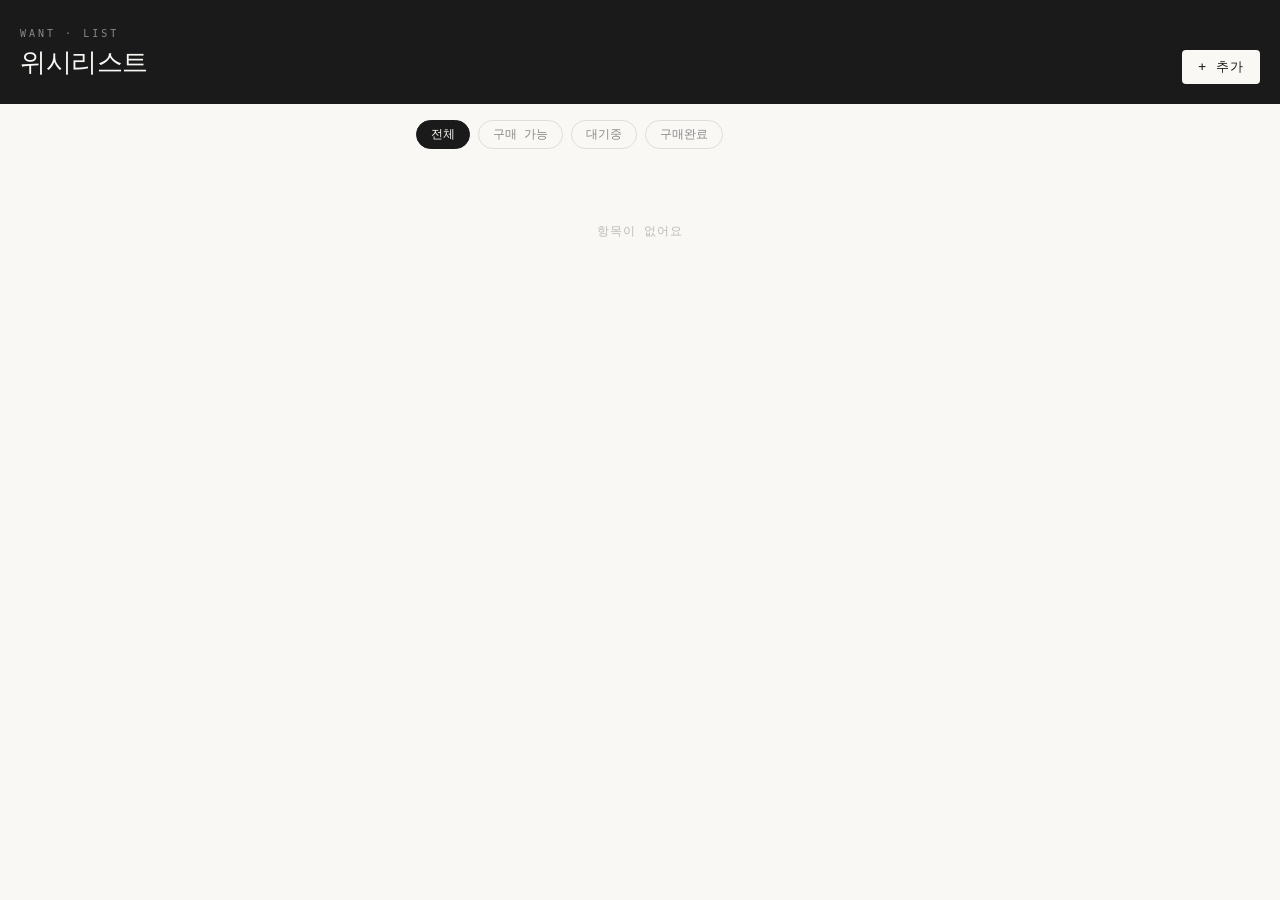
<file: wish.html>
<!DOCTYPE html>
<html lang="ko">
<head>
<meta charset="UTF-8">
<meta name="viewport" content="width=device-width, initial-scale=1.0, maximum-scale=1.0">
<meta name="apple-mobile-web-app-capable" content="yes">
<meta name="apple-mobile-web-app-status-bar-style" content="black">
<title>위시리스트</title>
<style>
  * { box-sizing: border-box; margin: 0; padding: 0; -webkit-tap-highlight-color: transparent; }

  body {
    background: #faf8f5;
    font-family: 'Georgia', 'Times New Roman', serif;
    min-height: 100vh;
    padding-bottom: 80px;
  }

  .header {
    background: #1a1a1a;
    color: #faf8f5;
    padding: 28px 20px 20px;
    position: sticky;
    top: 0;
    z-index: 10;
  }

  .header-label {
    font-size: 10px;
    letter-spacing: 3px;
    color: #888;
    margin-bottom: 6px;
    font-family: monospace;
  }

  .header-row {
    display: flex;
    align-items: flex-end;
    justify-content: space-between;
  }

  .header-title { font-size: 26px; font-weight: normal; letter-spacing: -0.5px; }

  .ready-badge {
    font-size: 12px;
    color: #4ade80;
    margin-top: 4px;
    font-family: monospace;
  }

  .add-btn {
    background: #faf8f5;
    color: #1a1a1a;
    border: none;
    border-radius: 4px;
    padding: 8px 16px;
    font-size: 13px;
    cursor: pointer;
    font-family: monospace;
    letter-spacing: 1px;
  }

  .add-btn.active {
    background: #444;
    color: #faf8f5;
  }

  .container { max-width: 480px; margin: 0 auto; padding: 0 16px; }

  .form-box {
    background: #fff;
    border: 1px solid #e8e4df;
    border-radius: 12px;
    padding: 20px;
    margin: 16px 0;
    box-shadow: 0 2px 12px rgba(0,0,0,0.06);
    display: none;
  }

  .form-box.open { display: block; }

  .form-box input {
    width: 100%;
    border: none;
    padding: 8px 0;
    font-size: 15px;
    background: transparent;
    outline: none;
    font-family: Georgia, serif;
    color: #1a1a1a;
  }

  .form-box input:first-child {
    border-bottom: 1.5px solid #1a1a1a;
    font-size: 16px;
    margin-bottom: 12px;
  }

  .form-box input:not(:first-child) {
    border-bottom: 1px solid #ddd;
    font-size: 13px;
    color: #555;
    margin-bottom: 10px;
  }

  .form-hint {
    font-size: 11px;
    color: #aaa;
    text-align: center;
    margin-top: 10px;
    font-family: monospace;
  }

  .submit-btn {
    background: #1a1a1a;
    color: #faf8f5;
    border: none;
    border-radius: 6px;
    padding: 10px 24px;
    font-size: 13px;
    cursor: pointer;
    font-family: monospace;
    letter-spacing: 1px;
    width: 100%;
    margin-top: 6px;
  }

  .filters {
    display: flex;
    gap: 8px;
    margin: 16px 0 12px;
    overflow-x: auto;
    padding-bottom: 2px;
    -ms-overflow-style: none;
    scrollbar-width: none;
  }
  .filters::-webkit-scrollbar { display: none; }

  .filter-btn {
    background: transparent;
    color: #888;
    border: 1px solid #ddd;
    border-radius: 20px;
    padding: 5px 14px;
    font-size: 12px;
    cursor: pointer;
    font-family: monospace;
    white-space: nowrap;
  }

  .filter-btn.active {
    background: #1a1a1a;
    color: #faf8f5;
    border-color: #1a1a1a;
  }

  .items { display: flex; flex-direction: column; gap: 10px; }

  .item {
    background: #fff;
    border: 1px solid #e8e4df;
    border-radius: 12px;
    padding: 16px 16px 14px;
    transition: opacity 0.2s;
  }

  .item.bought { opacity: 0.6; background: #f5f5f3; }

  .progress-wrap {
    height: 2px;
    background: #f0ede9;
    border-radius: 2px;
    margin-bottom: 12px;
    overflow: hidden;
  }

  .progress-bar {
    height: 100%;
    border-radius: 2px;
    transition: width 0.5s ease;
  }

  .item-body { display: flex; justify-content: space-between; align-items: flex-start; }

  .item-info { flex: 1; }

  .item-name {
    font-size: 16px;
    font-weight: normal;
    color: #1a1a1a;
    margin-bottom: 4px;
    line-height: 1.3;
  }

  .item-name.bought-name {
    text-decoration: line-through;
    color: #aaa;
  }

  .item-meta {
    display: flex;
    gap: 12px;
    align-items: center;
    flex-wrap: wrap;
  }

  .item-price { font-size: 12px; color: #888; font-family: monospace; }
  .item-date  { font-size: 11px; color: #bbb; font-family: monospace; }
  .item-status { font-size: 11px; font-family: monospace; font-weight: bold; }
  .item-note { font-size: 12px; color: #999; margin-top: 6px; font-style: italic; line-height: 1.4; }

  .item-actions { display: flex; gap: 6px; margin-left: 12px; flex-shrink: 0; }

  .action-btn {
    background: #f0ede9;
    border: none;
    border-radius: 6px;
    width: 32px;
    height: 32px;
    cursor: pointer;
    font-size: 14px;
    display: flex;
    align-items: center;
    justify-content: center;
    color: #555;
  }

  .action-btn.check-ready { background: #4ade80; color: #1a1a1a; }
  .action-btn.check-undo  { background: #e8e4df; }
  .action-btn.del         { color: #aaa; }

  .empty {
    text-align: center;
    color: #bbb;
    padding: 60px 0;
    font-family: monospace;
    font-size: 12px;
    letter-spacing: 1px;
  }

  .stats {
    margin: 24px 0 0;
    padding: 16px;
    background: #f0ede9;
    border-radius: 10px;
    font-family: monospace;
    font-size: 11px;
    color: #888;
    display: flex;
    justify-content: space-between;
  }
</style>
</head>
<body>

<div class="header">
  <div class="header-label">WANT · LIST</div>
  <div class="header-row">
    <div>
      <div class="header-title">위시리스트</div>
      <div class="ready-badge" id="ready-badge"></div>
    </div>
    <button class="add-btn" id="toggle-btn" onclick="toggleForm()">+ 추가</button>
  </div>
</div>

<div class="container">
  <div class="form-box" id="form-box">
    <input type="text" id="inp-name" placeholder="뭐가 갖고싶어?" />
    <input type="text" id="inp-price" placeholder="가격 (선택)" />
    <input type="text" id="inp-note" placeholder="메모 (선택)" />
    <button class="submit-btn" onclick="addItem()">리스트에 추가 →</button>
    <div class="form-hint">30일 후 구매 가능 상태로 전환됩니다</div>
  </div>

  <div class="filters" id="filters">
    <button class="filter-btn active" onclick="setFilter('all', this)">전체</button>
    <button class="filter-btn" onclick="setFilter('ready', this)">구매 가능</button>
    <button class="filter-btn" onclick="setFilter('waiting', this)">대기중</button>
    <button class="filter-btn" onclick="setFilter('bought', this)">구매완료</button>
  </div>

  <div class="items" id="items"></div>
  <div class="empty" id="empty" style="display:none">항목이 없어요</div>
  <div class="stats" id="stats" style="display:none"></div>
</div>

<script>
  const STORAGE_KEY = 'wishlist-v1';
  let items = [];
  let currentFilter = 'all';
  let formOpen = false;

  function load() {
    try { items = JSON.parse(localStorage.getItem(STORAGE_KEY)) || []; }
    catch { items = []; }
    render();
  }

  function save() {
    localStorage.setItem(STORAGE_KEY, JSON.stringify(items));
  }

  function daysSince(dateStr) {
    return Math.floor((Date.now() - new Date(dateStr)) / 86400000);
  }

  function fmtDate(dateStr) {
    const d = new Date(dateStr);
    return `${d.getMonth()+1}/${d.getDate()}`;
  }

  function cooldownColor(days) {
    if (days >= 30) return '#4ade80';
    if (days >= 7)  return '#facc15';
    return '#f87171';
  }

  function cooldownLabel(days) {
    if (days >= 30) return '구매 OK ✓';
    return `${30 - days}일 더`;
  }

  function toggleForm() {
    formOpen = !formOpen;
    document.getElementById('form-box').classList.toggle('open', formOpen);
    const btn = document.getElementById('toggle-btn');
    btn.textContent = formOpen ? '취소' : '+ 추가';
    btn.classList.toggle('active', formOpen);
    if (formOpen) document.getElementById('inp-name').focus();
  }

  document.addEventListener('keydown', e => {
    if (e.key === 'Enter' && formOpen) addItem();
  });

  function addItem() {
    const name = document.getElementById('inp-name').value.trim();
    if (!name) return;
    items.unshift({
      id: Date.now(),
      name,
      price: document.getElementById('inp-price').value.trim(),
      note:  document.getElementById('inp-note').value.trim(),
      addedAt: new Date().toISOString(),
      bought: false,
    });
    save();
    document.getElementById('inp-name').value = '';
    document.getElementById('inp-price').value = '';
    document.getElementById('inp-note').value = '';
    toggleForm();
    render();
  }

  function toggleBought(id) {
    items = items.map(i => i.id === id ? {...i, bought: !i.bought} : i);
    save(); render();
  }

  function deleteItem(id) {
    items = items.filter(i => i.id !== id);
    save(); render();
  }

  function setFilter(f, el) {
    currentFilter = f;
    document.querySelectorAll('.filter-btn').forEach(b => b.classList.remove('active'));
    el.classList.add('active');
    render();
  }

  function render() {
    const readyCount = items.filter(i => !i.bought && daysSince(i.addedAt) >= 30).length;

    // badge
    const badge = document.getElementById('ready-badge');
    badge.textContent = readyCount > 0 ? `✓ ${readyCount}개 구매 가능` : '';

    // filter
    let filtered = items;
    if (currentFilter === 'ready')   filtered = items.filter(i => !i.bought && daysSince(i.addedAt) >= 30);
    if (currentFilter === 'waiting') filtered = items.filter(i => !i.bought && daysSince(i.addedAt) < 30);
    if (currentFilter === 'bought')  filtered = items.filter(i => i.bought);

    const container = document.getElementById('items');
    const empty = document.getElementById('empty');
    const stats = document.getElementById('stats');

    if (filtered.length === 0) {
      container.innerHTML = '';
      empty.style.display = 'block';
      empty.textContent = currentFilter === 'ready' ? '아직 30일 지난 항목이 없어요' : '항목이 없어요';
    } else {
      empty.style.display = 'none';
      container.innerHTML = filtered.map(item => {
        const days = daysSince(item.addedAt);
        const color = item.bought ? '#aaa' : cooldownColor(days);
        const prog = Math.min(days / 30, 1) * 100;
        const isReady = days >= 30;

        return `
        <div class="item${item.bought ? ' bought' : ''}">
          ${!item.bought ? `
          <div class="progress-wrap">
            <div class="progress-bar" style="width:${prog}%;background:${color}"></div>
          </div>` : ''}
          <div class="item-body">
            <div class="item-info">
              <div class="item-name${item.bought ? ' bought-name' : ''}">${escHtml(item.name)}</div>
              <div class="item-meta">
                ${item.price ? `<span class="item-price">${escHtml(item.price)}</span>` : ''}
                <span class="item-date">${fmtDate(item.addedAt)} 추가</span>
                ${!item.bought ? `<span class="item-status" style="color:${color}">${cooldownLabel(days)}</span>` : ''}
              </div>
              ${item.note ? `<div class="item-note">${escHtml(item.note)}</div>` : ''}
            </div>
            <div class="item-actions">
              <button class="action-btn ${item.bought ? 'check-undo' : isReady ? 'check-ready' : ''}"
                onclick="toggleBought(${item.id})">
                ${item.bought ? '↩' : '✓'}
              </button>
              <button class="action-btn del" onclick="deleteItem(${item.id})">×</button>
            </div>
          </div>
        </div>`;
      }).join('');
    }

    // stats
    if (items.length > 0) {
      const waiting = items.filter(i => !i.bought).length;
      const bought  = items.filter(i => i.bought).length;
      stats.style.display = 'flex';
      stats.innerHTML = `
        <span>총 ${waiting}개 대기</span>
        <span>구매완료 ${bought}개</span>
        <span>구매가능 ${readyCount}개</span>`;
    } else {
      stats.style.display = 'none';
    }
  }

  function escHtml(s) {
    return s.replace(/&/g,'&amp;').replace(/</g,'&lt;').replace(/>/g,'&gt;').replace(/"/g,'&quot;');
  }

  load();
</script>
</body>
</html>
</file>
<file: styles.css>
:root {
  --bg: #0f172a;
  --panel: rgba(255, 255, 255, 0.08);
  --panel-strong: rgba(255, 255, 255, 0.12);
  --border: rgba(255, 255, 255, 0.12);
  --text: #e5e7eb;
  --muted: #94a3b8;
  --accent: #7c3aed;
  --accent-strong: #6d28d9;
  --danger: #ef4444;
  --shadow: 0 12px 30px rgba(2, 6, 23, 0.4);
  --radius: 18px;
}

* { box-sizing: border-box; }
html, body {
  margin: 0;
  min-height: 100%;
  background:
    radial-gradient(circle at top left, rgba(124, 58, 237, 0.18), transparent 30%),
    radial-gradient(circle at top right, rgba(56, 189, 248, 0.14), transparent 28%),
    var(--bg);
  color: var(--text);
  font-family: -apple-system, BlinkMacSystemFont, "Apple SD Gothic Neo", "Pretendard", "Noto Sans KR", sans-serif;
}

button, input, textarea, select {
  font: inherit;
}

button {
  cursor: pointer;
}

.app-shell {
  width: min(1080px, calc(100vw - 24px));
  margin: 0 auto;
  padding: max(18px, env(safe-area-inset-top)) 0 max(24px, env(safe-area-inset-bottom));
}

.topbar {
  display: flex;
  gap: 16px;
  justify-content: space-between;
  align-items: flex-start;
  margin-bottom: 18px;
}

h1 {
  margin: 0 0 6px;
  font-size: clamp(28px, 4vw, 38px);
}

h2, h3 {
  margin: 0;
}

.subtitle, .hint, .filter-label {
  color: var(--muted);
}

.topbar-actions, .composer-actions, .filters, .inline-editor-actions {
  display: flex;
  gap: 10px;
  align-items: center;
  flex-wrap: wrap;
}

.panel {
  background: var(--panel);
  border: 1px solid var(--border);
  box-shadow: var(--shadow);
  border-radius: var(--radius);
  padding: 16px;
  backdrop-filter: blur(14px);
}

.composer-panel, .controls-panel {
  margin-bottom: 14px;
}

.panel-title-row {
  display: flex;
  gap: 10px;
  justify-content: space-between;
  align-items: center;
  margin-bottom: 12px;
  flex-wrap: wrap;
}

textarea, input[type="search"], select {
  width: 100%;
  border: 1px solid rgba(255, 255, 255, 0.14);
  background: rgba(15, 23, 42, 0.62);
  color: var(--text);
  border-radius: 14px;
  padding: 14px 14px;
  outline: none;
}

textarea {
  min-height: 94px;
  resize: vertical;
}

.controls-panel {
  display: flex;
  gap: 12px;
  justify-content: space-between;
  flex-wrap: wrap;
}

.search-wrap {
  flex: 1 1 280px;
}

.filters {
  justify-content: flex-end;
}

.primary-btn, .ghost-btn, .attach-btn, .icon-btn {
  border-radius: 999px;
  border: 1px solid var(--border);
  padding: 10px 14px;
  transition: transform 0.15s ease, background 0.15s ease, border-color 0.15s ease;
}

.primary-btn {
  background: linear-gradient(180deg, var(--accent), var(--accent-strong));
  border: none;
  color: white;
  font-weight: 700;
}

.ghost-btn, .attach-btn, .icon-btn {
  background: rgba(255, 255, 255, 0.06);
  color: var(--text);
}

.primary-btn:hover, .ghost-btn:hover, .attach-btn:hover, .icon-btn:hover {
  transform: translateY(-1px);
}

.toggle-row {
  display: inline-flex;
  align-items: center;
  gap: 8px;
  color: var(--muted);
}

.toggle-row input {
  width: auto;
}

.file-label {
  display: inline-flex;
  align-items: center;
}

.composer-footer {
  display: flex;
  gap: 12px;
  align-items: flex-start;
  margin-top: 10px;
  flex-wrap: wrap;
}

.image-preview-row, .note-images {
  display: flex;
  flex-wrap: wrap;
  gap: 8px;
}

.preview-chip, .note-image-wrap {
  position: relative;
  overflow: hidden;
  border-radius: 14px;
  border: 1px solid rgba(255,255,255,0.12);
  background: rgba(255,255,255,0.05);
}

.preview-chip img, .note-image-wrap img {
  display: block;
  width: 84px;
  height: 84px;
  object-fit: cover;
}

.note-image-wrap img {
  width: min(220px, 100%);
  height: auto;
  max-height: 220px;
}

.remove-preview-btn {
  position: absolute;
  top: 6px;
  right: 6px;
  border: none;
  background: rgba(15, 23, 42, 0.72);
  color: white;
  border-radius: 999px;
  width: 24px;
  height: 24px;
}

.thread-list {
  display: grid;
  gap: 14px;
}

.note-card {
  position: relative;
  padding: 16px;
  border-radius: 18px;
  border: 1px solid var(--border);
  background: var(--panel);
  backdrop-filter: blur(10px);
  box-shadow: var(--shadow);
}

.note-header {
  display: flex;
  justify-content: space-between;
  gap: 12px;
  align-items: flex-start;
}

.note-meta {
  color: var(--muted);
  font-size: 0.92rem;
  line-height: 1.5;
}

.note-actions {
  display: flex;
  gap: 6px;
  flex-wrap: wrap;
  justify-content: flex-end;
}

.note-text {
  margin: 10px 0 12px;
  white-space: pre-wrap;
  line-height: 1.62;
  font-size: 1rem;
}

.children {
  margin-top: 14px;
  padding-left: 18px;
  border-left: 2px solid rgba(255,255,255,0.12);
  display: grid;
  gap: 12px;
}

.empty-state {
  text-align: center;
  padding: 32px 16px;
}

.hidden {
  display: none !important;
}

.danger {
  color: #fecaca;
  border-color: rgba(239, 68, 68, 0.4);
}

.pin-active {
  border-color: rgba(250, 204, 21, 0.5);
  color: #fde68a;
}

.collapse-active {
  color: #93c5fd;
}

.reply-composer, .inline-editor {
  margin-top: 12px;
  display: grid;
  gap: 10px;
}

.badge {
  display: inline-flex;
  align-items: center;
  gap: 6px;
  border-radius: 999px;
  padding: 4px 9px;
  background: rgba(250, 204, 21, 0.14);
  color: #fde68a;
  margin-left: 8px;
  font-size: 0.78rem;
}

.search-hit {
  background: rgba(250, 204, 21, 0.22);
  border-radius: 4px;
  padding: 0 2px;
}

@media (max-width: 700px) {
  .app-shell {
    width: min(100vw - 16px, 1080px);
  }

  .topbar, .note-header {
    flex-direction: column;
  }

  .note-actions {
    justify-content: flex-start;
  }

  .children {
    padding-left: 12px;
  }
}
</file>
